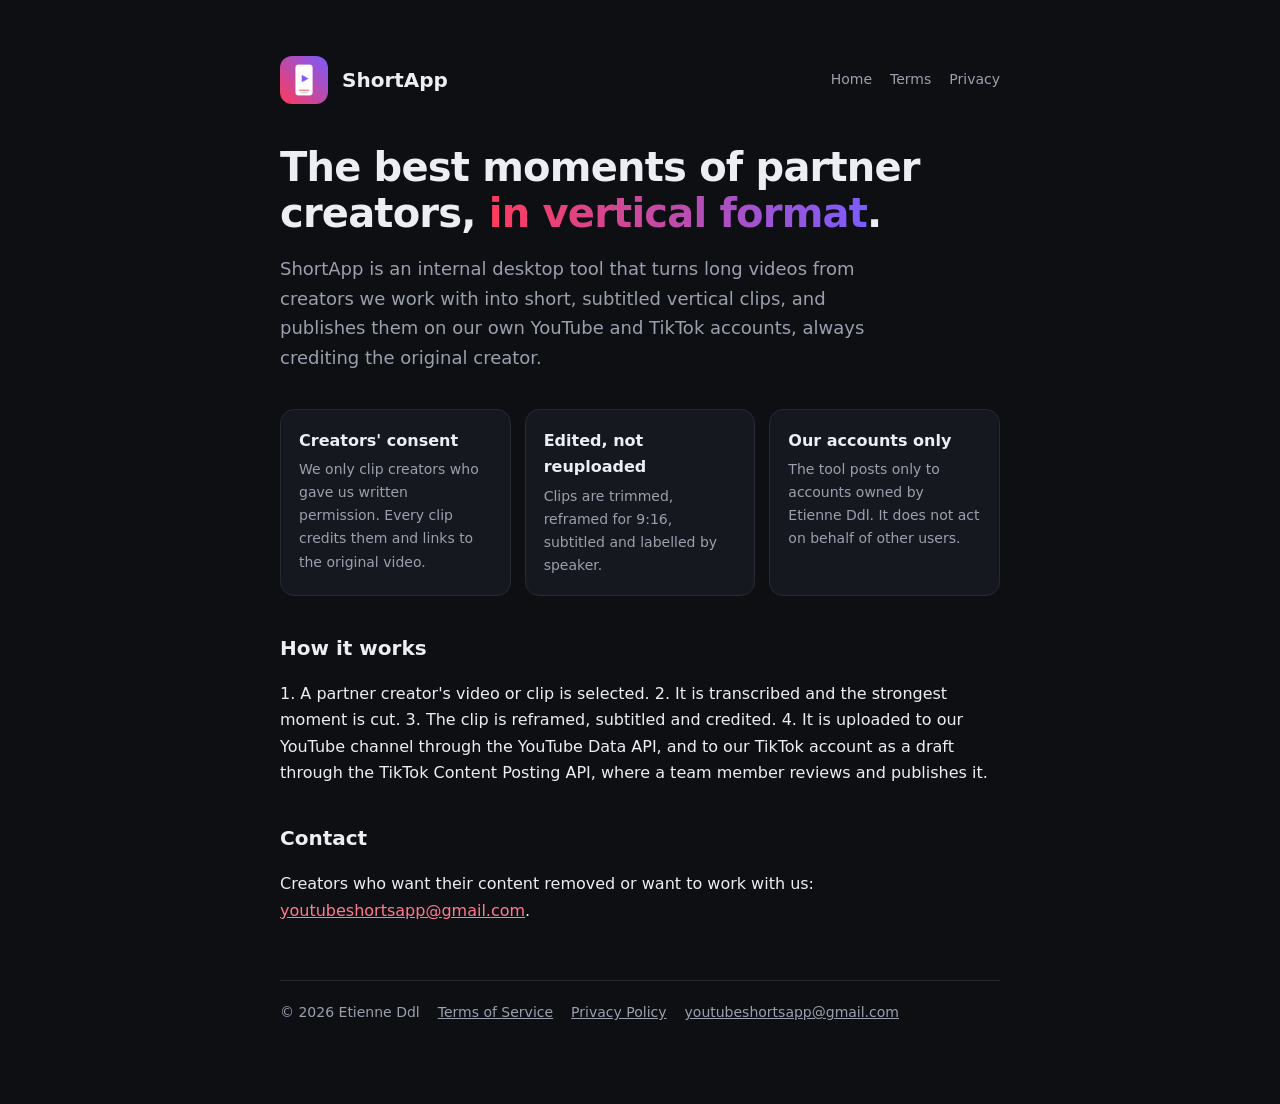
<file: index.html>
<!doctype html><html lang="en"><head><meta charset="utf-8"><meta name="viewport" content="width=device-width,initial-scale=1">
<title>ShortApp — short clips from partner creators</title><link rel="icon" href="icon.png"><link rel="stylesheet" href="style.css"></head>
<body><main><header><img src="icon.png" alt=""><span class="name">ShortApp</span><nav><a href="index.html">Home</a><a href="terms.html">Terms</a><a href="privacy.html">Privacy</a></nav></header>
<h1>The best moments of partner creators, <span class="grad">in vertical format</span>.</h1>
<p class="lead">ShortApp is an internal desktop tool that turns long videos from creators we work with into short, subtitled vertical clips, and publishes them on our own YouTube and TikTok accounts, always crediting the original creator.</p>
<div class="cards">
<div class="card"><b>Creators' consent</b><p>We only clip creators who gave us written permission. Every clip credits them and links to the original video.</p></div>
<div class="card"><b>Edited, not reuploaded</b><p>Clips are trimmed, reframed for 9:16, subtitled and labelled by speaker.</p></div>
<div class="card"><b>Our accounts only</b><p>The tool posts only to accounts owned by Etienne Ddl. It does not act on behalf of other users.</p></div>
</div>
<h2>How it works</h2>
<p>1. A partner creator's video or clip is selected. 2. It is transcribed and the strongest moment is cut. 3. The clip is reframed, subtitled and credited. 4. It is uploaded to our YouTube channel through the YouTube Data API, and to our TikTok account as a draft through the TikTok Content Posting API, where a team member reviews and publishes it.</p>
<h2>Contact</h2><p>Creators who want their content removed or want to work with us: <a href="mailto:youtubeshortsapp@gmail.com">youtubeshortsapp@gmail.com</a>.</p>
<footer><span>© 2026 Etienne Ddl</span><a href="terms.html">Terms of Service</a><a href="privacy.html">Privacy Policy</a><a href="mailto:youtubeshortsapp@gmail.com">youtubeshortsapp@gmail.com</a></footer></main></body></html>
</file>
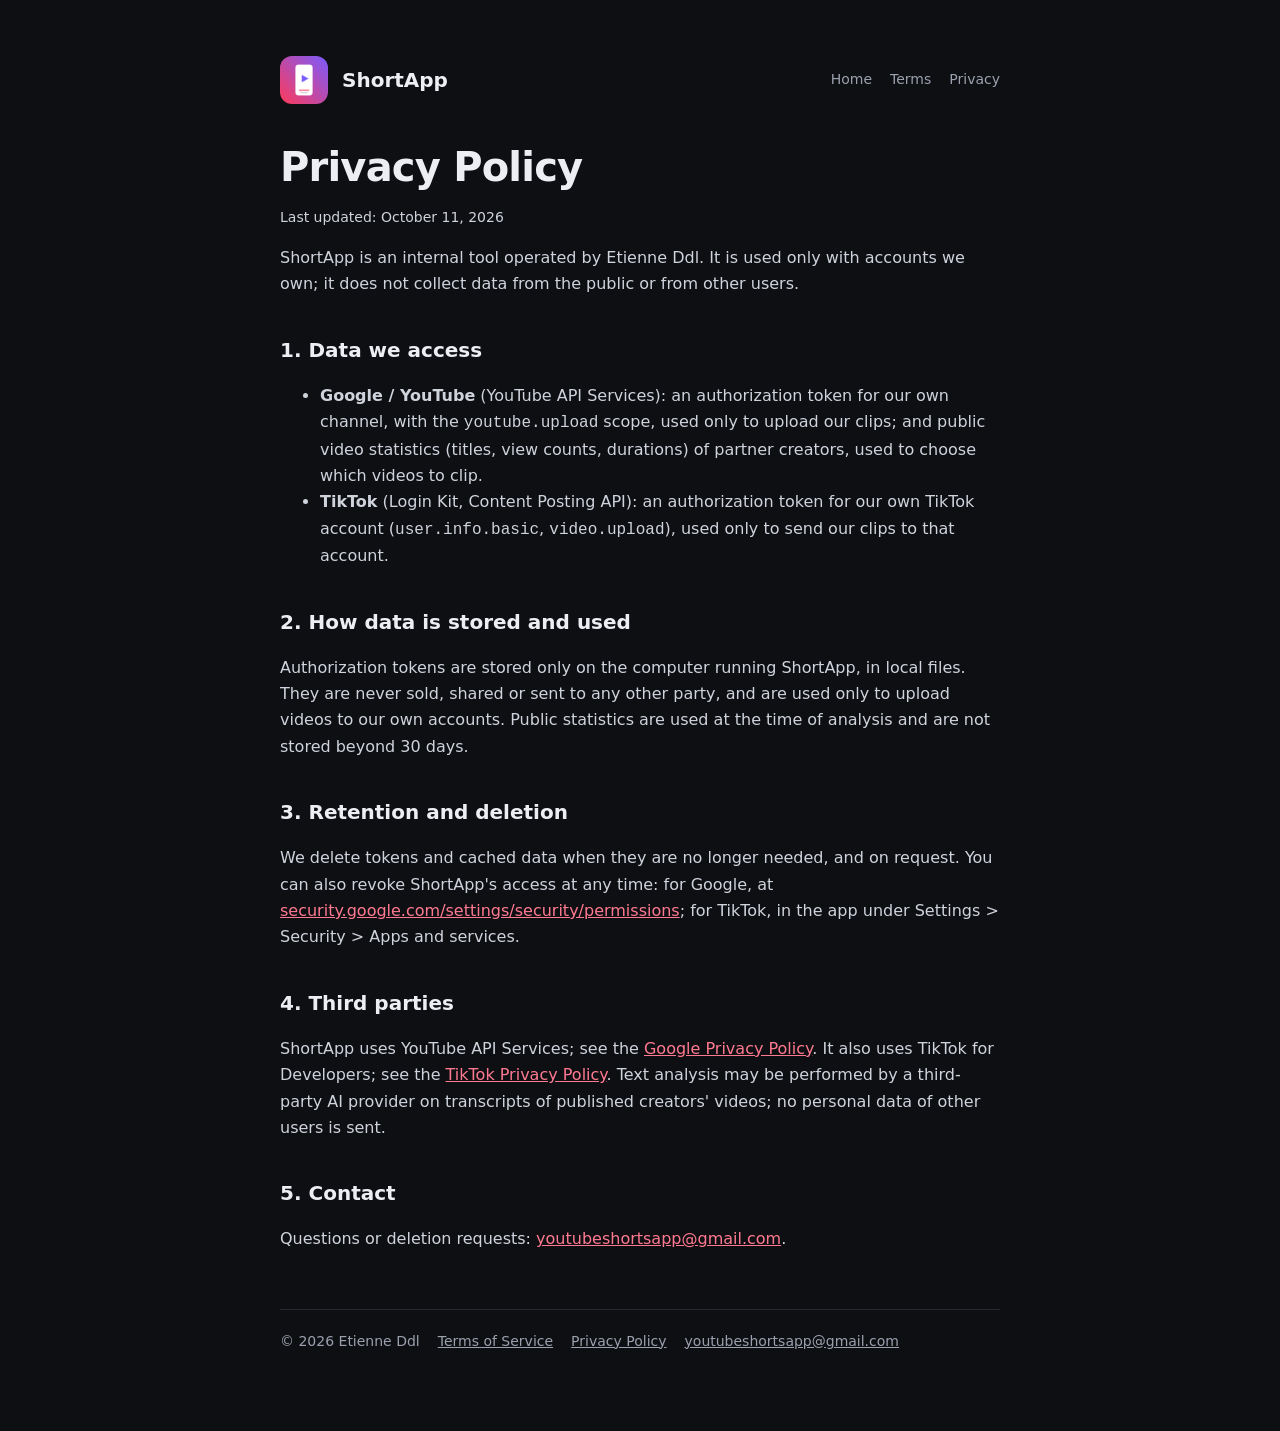
<file: privacy.html>
<!doctype html><html lang="en"><head><meta charset="utf-8"><meta name="viewport" content="width=device-width,initial-scale=1">
<title>Privacy Policy — ShortApp</title><link rel="icon" href="icon.png"><link rel="stylesheet" href="style.css"></head>
<body><main class="doc"><header><img src="icon.png" alt=""><span class="name">ShortApp</span><nav><a href="index.html">Home</a><a href="terms.html">Terms</a><a href="privacy.html">Privacy</a></nav></header>
<h1>Privacy Policy</h1><p class="updated">Last updated: October 11, 2026</p>
<p>ShortApp is an internal tool operated by Etienne Ddl. It is used only with accounts we own; it does not collect data from the public or from other users.</p>
<h2>1. Data we access</h2><ul>
<li><b>Google / YouTube</b> (YouTube API Services): an authorization token for our own channel, with the <code>youtube.upload</code> scope, used only to upload our clips; and public video statistics (titles, view counts, durations) of partner creators, used to choose which videos to clip.</li>
<li><b>TikTok</b> (Login Kit, Content Posting API): an authorization token for our own TikTok account (<code>user.info.basic</code>, <code>video.upload</code>), used only to send our clips to that account.</li></ul>
<h2>2. How data is stored and used</h2><p>Authorization tokens are stored only on the computer running ShortApp, in local files. They are never sold, shared or sent to any other party, and are used only to upload videos to our own accounts. Public statistics are used at the time of analysis and are not stored beyond 30 days.</p>
<h2>3. Retention and deletion</h2><p>We delete tokens and cached data when they are no longer needed, and on request. You can also revoke ShortApp's access at any time: for Google, at <a href="https://security.google.com/settings/security/permissions">security.google.com/settings/security/permissions</a>; for TikTok, in the app under Settings &gt; Security &gt; Apps and services.</p>
<h2>4. Third parties</h2><p>ShortApp uses YouTube API Services; see the <a href="https://www.google.com/policies/privacy">Google Privacy Policy</a>. It also uses TikTok for Developers; see the <a href="https://www.tiktok.com/legal/page/global/privacy-policy/en">TikTok Privacy Policy</a>. Text analysis may be performed by a third-party AI provider on transcripts of published creators' videos; no personal data of other users is sent.</p>
<h2>5. Contact</h2><p>Questions or deletion requests: <a href="mailto:youtubeshortsapp@gmail.com">youtubeshortsapp@gmail.com</a>.</p>
<footer><span>© 2026 Etienne Ddl</span><a href="terms.html">Terms of Service</a><a href="privacy.html">Privacy Policy</a><a href="mailto:youtubeshortsapp@gmail.com">youtubeshortsapp@gmail.com</a></footer></main></body></html>
</file>
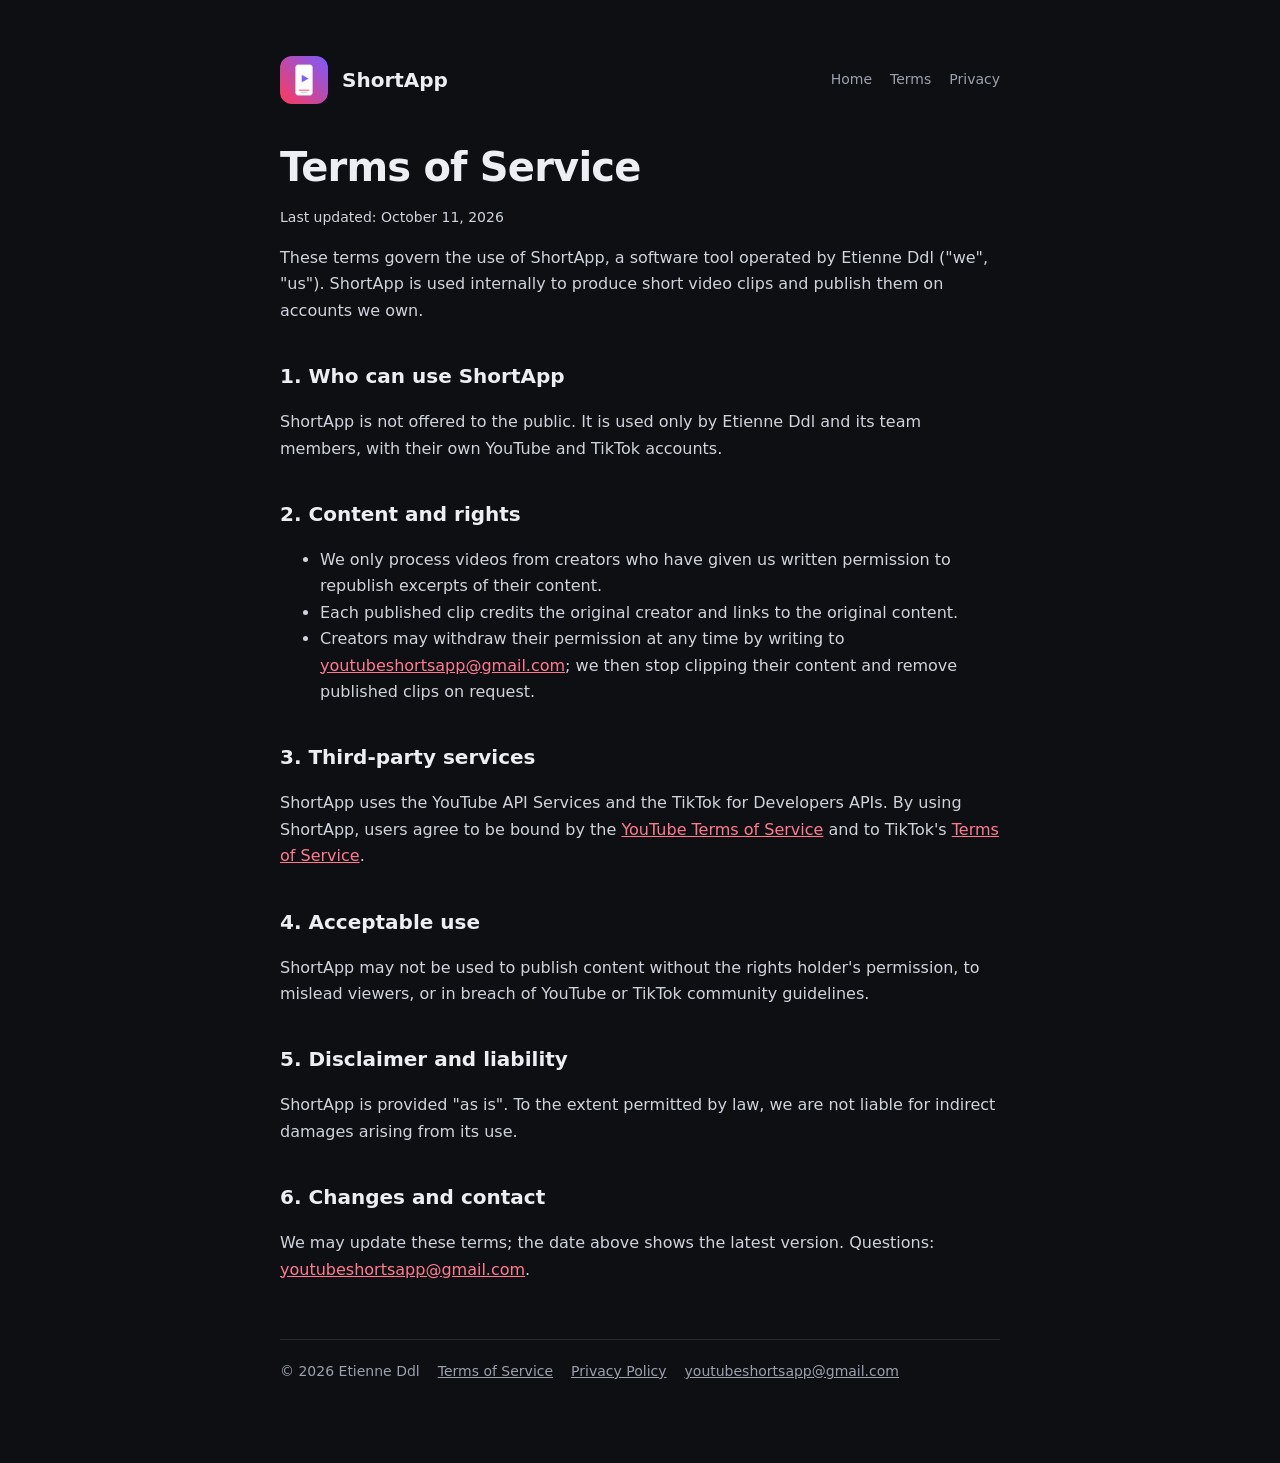
<file: terms.html>
<!doctype html><html lang="en"><head><meta charset="utf-8"><meta name="viewport" content="width=device-width,initial-scale=1">
<title>Terms of Service — ShortApp</title><link rel="icon" href="icon.png"><link rel="stylesheet" href="style.css"></head>
<body><main class="doc"><header><img src="icon.png" alt=""><span class="name">ShortApp</span><nav><a href="index.html">Home</a><a href="terms.html">Terms</a><a href="privacy.html">Privacy</a></nav></header>
<h1>Terms of Service</h1><p class="updated">Last updated: October 11, 2026</p>
<p>These terms govern the use of ShortApp, a software tool operated by Etienne Ddl ("we", "us"). ShortApp is used internally to produce short video clips and publish them on accounts we own.</p>
<h2>1. Who can use ShortApp</h2><p>ShortApp is not offered to the public. It is used only by Etienne Ddl and its team members, with their own YouTube and TikTok accounts.</p>
<h2>2. Content and rights</h2><ul><li>We only process videos from creators who have given us written permission to republish excerpts of their content.</li><li>Each published clip credits the original creator and links to the original content.</li><li>Creators may withdraw their permission at any time by writing to <a href="mailto:youtubeshortsapp@gmail.com">youtubeshortsapp@gmail.com</a>; we then stop clipping their content and remove published clips on request.</li></ul>
<h2>3. Third-party services</h2><p>ShortApp uses the YouTube API Services and the TikTok for Developers APIs. By using ShortApp, users agree to be bound by the <a href="https://www.youtube.com/t/terms">YouTube Terms of Service</a> and to TikTok's <a href="https://www.tiktok.com/legal/page/global/terms-of-service/en">Terms of Service</a>.</p>
<h2>4. Acceptable use</h2><p>ShortApp may not be used to publish content without the rights holder's permission, to mislead viewers, or in breach of YouTube or TikTok community guidelines.</p>
<h2>5. Disclaimer and liability</h2><p>ShortApp is provided "as is". To the extent permitted by law, we are not liable for indirect damages arising from its use.</p>
<h2>6. Changes and contact</h2><p>We may update these terms; the date above shows the latest version. Questions: <a href="mailto:youtubeshortsapp@gmail.com">youtubeshortsapp@gmail.com</a>.</p>
<footer><span>© 2026 Etienne Ddl</span><a href="terms.html">Terms of Service</a><a href="privacy.html">Privacy Policy</a><a href="mailto:youtubeshortsapp@gmail.com">youtubeshortsapp@gmail.com</a></footer></main></body></html>
</file>
<file: style.css>
:root{--bg:#0e0f13;--card:#16181f;--text:#eceef3;--muted:#9aa0ad;--accent:#ff3b5c;--accent2:#7c5cff;--line:#262a33}
*{box-sizing:border-box}body{margin:0;background:var(--bg);color:var(--text);font:16px/1.65 Inter,system-ui,-apple-system,Segoe UI,Roboto,sans-serif}
a{color:#ff7a90}main{max-width:760px;margin:0 auto;padding:56px 20px 80px}
header{display:flex;align-items:center;gap:14px;margin-bottom:40px}header img{width:48px;height:48px;border-radius:12px}
header .name{font-weight:700;font-size:20px}nav{margin-left:auto;display:flex;gap:18px;font-size:14px}nav a{color:var(--muted);text-decoration:none}nav a:hover{color:var(--text)}
h1{font-size:40px;line-height:1.15;margin:0 0 16px;letter-spacing:-.02em}h2{font-size:20px;margin:36px 0 8px}
.lead{color:var(--muted);font-size:18px;max-width:600px}.grad{background:linear-gradient(90deg,var(--accent),var(--accent2));-webkit-background-clip:text;background-clip:text;color:transparent}
.cards{display:grid;grid-template-columns:repeat(auto-fit,minmax(200px,1fr));gap:14px;margin:36px 0}
.card{background:var(--card);border:1px solid var(--line);border-radius:14px;padding:18px}.card b{display:block;margin-bottom:4px}.card p{margin:0;color:var(--muted);font-size:14px}
.doc p,.doc li{color:#cfd3dc}.updated{color:var(--muted);font-size:14px}
footer{margin-top:56px;padding-top:20px;border-top:1px solid var(--line);color:var(--muted);font-size:14px;display:flex;gap:18px;flex-wrap:wrap}footer a{color:var(--muted)}
</file>
